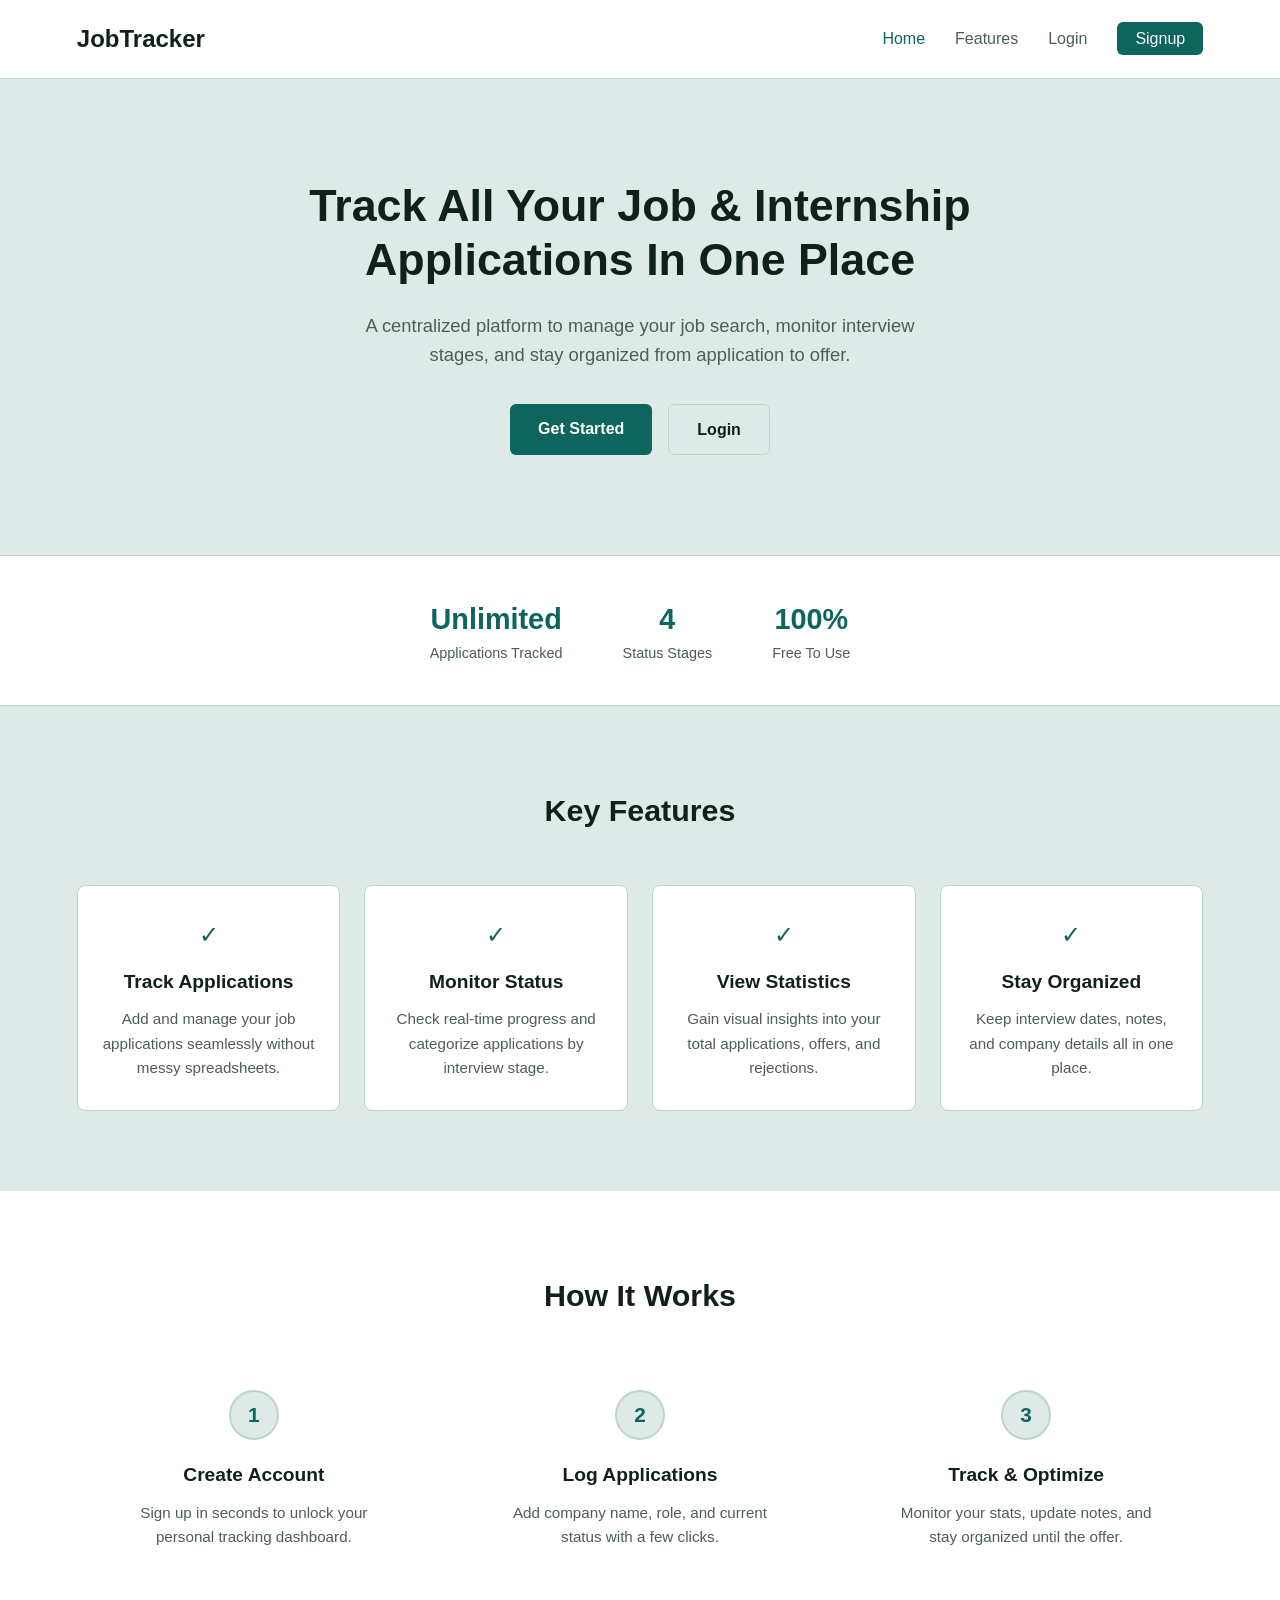
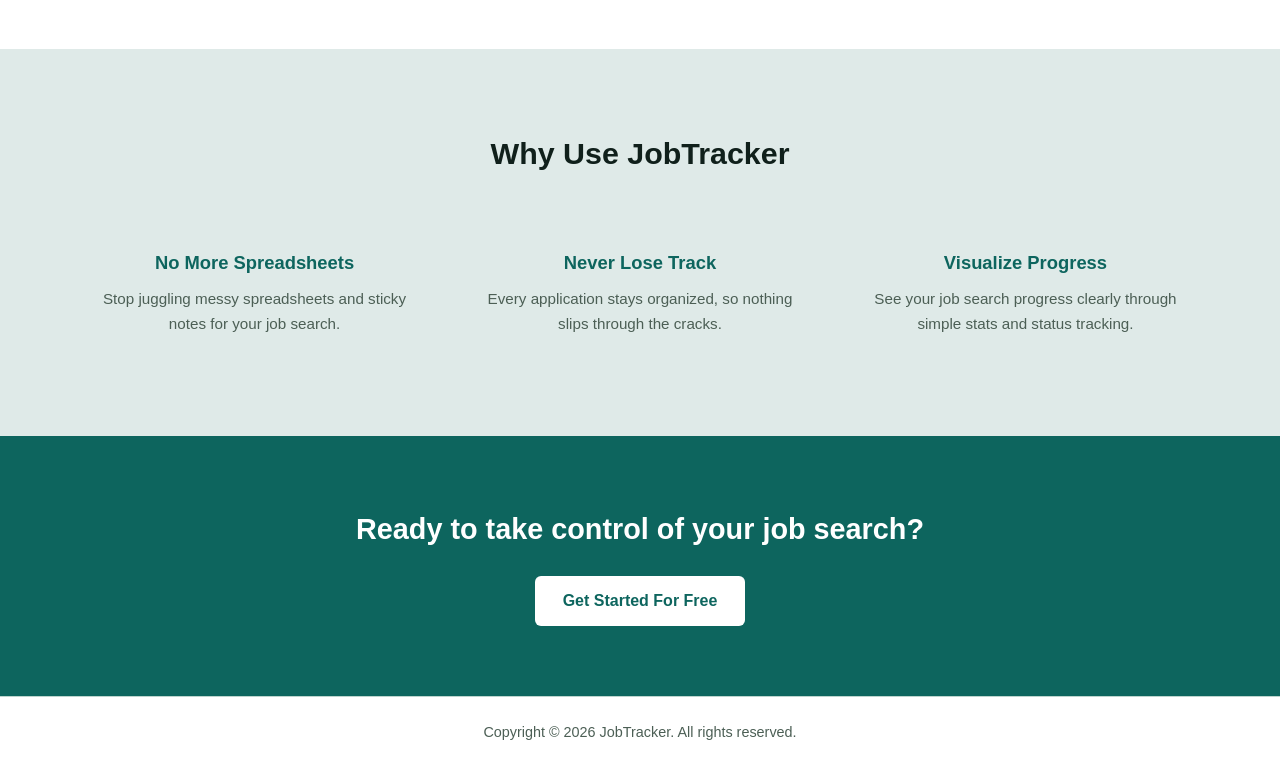
<file: index.html>
<!DOCTYPE html>
<html lang="en">

<head>
    <meta charset="UTF-8">
    <meta name="viewport" content="width=device-width, initial-scale=1.0">
    <title>JobTracker - Track Your Applications</title>
    <script>
        if (localStorage.getItem('theme') === 'dark') {
            document.documentElement.setAttribute('data-theme', 'dark');
        }
    </script>

    <link rel="icon" type="image/svg+xml"
        href="data:image/svg+xml,%3Csvg xmlns='http://www.w3.org/2000/svg' viewBox='0 0 100 100'%3E%3Ccircle cx='50' cy='50' r='45' fill='%230d655e'/%3E%3Cpath d='M30 52 L43 65 L72 35' stroke='white' stroke-width='8' fill='none' stroke-linecap='round' stroke-linejoin='round'/%3E%3C/svg%3E">

    <link rel="stylesheet" href="style.css">
</head>

<body>

    <!-- ===================== NAVBAR ===================== -->
    <header class="navbar">
        <div class="logo">
            <h2>JobTracker</h2>
        </div>
        <nav>
            <ul class="nav-links">
                <li><a href="index.html" class="active">Home</a></li>
                <li><a href="#features">Features</a></li>
                <li><a href="auth.html#login">Login</a></li>
                <li><a href="auth.html#signup" class="btn-signup-nav">Signup</a></li>
            </ul>
        </nav>
    </header>

    <!-- ===================== HERO SECTION ===================== -->
    <section class="hero-section" id="home">
        <div class="hero-content">
            <h1 class="hero-title">Track All Your Job & Internship Applications In One Place</h1>
            <p class="hero-subtitle">A centralized platform to manage your job search, monitor interview stages, and
                stay organized from application to offer.</p>
            <div class="hero-buttons">
                <a href="auth.html#signup" class="btn btn-primary">Get Started</a>
                <a href="auth.html#login" class="btn btn-secondary">Login</a>
            </div>
        </div>
    </section>

    <!-- ===================== STATS / TRUST STRIP ===================== -->
    <section class="stats-strip">
        <div class="stats-strip-item">
            <h3>Unlimited</h3>
            <p>Applications Tracked</p>
        </div>
        <div class="stats-strip-item">
            <h3>4</h3>
            <p>Status Stages</p>
        </div>
        <div class="stats-strip-item">
            <h3>100%</h3>
            <p>Free To Use</p>
        </div>
    </section>

    <!-- ===================== FEATURES SECTION ===================== -->
    <section class="features-section" id="features">
        <h2 class="section-title">Key Features</h2>
        <div class="features-grid">
            <div class="feature-card">
                <div class="feature-icon">✓</div>
                <h3>Track Applications</h3>
                <p>Add and manage your job applications seamlessly without messy spreadsheets.</p>
            </div>
            <div class="feature-card">
                <div class="feature-icon">✓</div>
                <h3>Monitor Status</h3>
                <p>Check real-time progress and categorize applications by interview stage.</p>
            </div>
            <div class="feature-card">
                <div class="feature-icon">✓</div>
                <h3>View Statistics</h3>
                <p>Gain visual insights into your total applications, offers, and rejections.</p>
            </div>
            <div class="feature-card">
                <div class="feature-icon">✓</div>
                <h3>Stay Organized</h3>
                <p>Keep interview dates, notes, and company details all in one place.</p>
            </div>
        </div>
    </section>

    <!-- ===================== HOW IT WORKS SECTION ===================== -->
    <section class="how-it-works">
        <h2 class="section-title">How It Works</h2>
        <div class="steps-grid">
            <div class="step-card">
                <div class="step-number">1</div>
                <h3>Create Account</h3>
                <p>Sign up in seconds to unlock your personal tracking dashboard.</p>
            </div>
            <div class="step-card">
                <div class="step-number">2</div>
                <h3>Log Applications</h3>
                <p>Add company name, role, and current status with a few clicks.</p>
            </div>
            <div class="step-card">
                <div class="step-number">3</div>
                <h3>Track & Optimize</h3>
                <p>Monitor your stats, update notes, and stay organized until the offer.</p>
            </div>
        </div>
    </section>

    <!-- ===================== WHY USE THIS SECTION ===================== -->
    <section class="why-section">
        <h2 class="section-title">Why Use JobTracker</h2>
        <div class="why-grid">
            <div class="why-card">
                <h3>No More Spreadsheets</h3>
                <p>Stop juggling messy spreadsheets and sticky notes for your job search.</p>
            </div>
            <div class="why-card">
                <h3>Never Lose Track</h3>
                <p>Every application stays organized, so nothing slips through the cracks.</p>
            </div>
            <div class="why-card">
                <h3>Visualize Progress</h3>
                <p>See your job search progress clearly through simple stats and status tracking.</p>
            </div>
        </div>
    </section>

    <!-- ===================== CTA BANNER SECTION ===================== -->
    <section class="cta-banner">
        <h2>Ready to take control of your job search?</h2>
        <a href="auth.html#signup" class="btn btn-primary">Get Started For Free</a>
    </section>

    <!-- ===================== FOOTER ===================== -->
    <footer class="footer">
        <p>Copyright © 2026 JobTracker. All rights reserved.</p>
    </footer>

    <script src="script.js"></script>
</body>

</html>
</file>
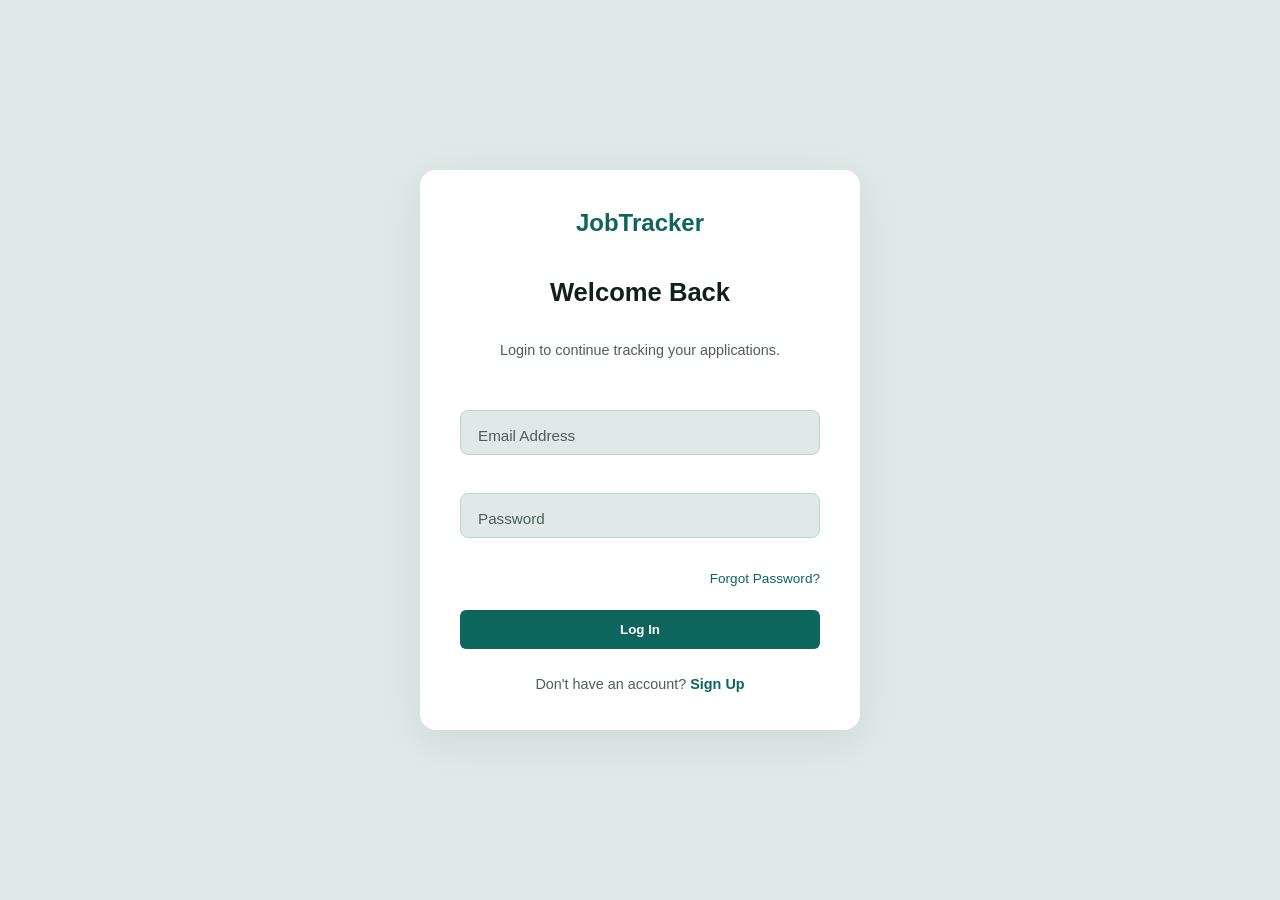
<file: auth.html>
<!DOCTYPE html>
<html lang="en">

<head>
    <meta charset="UTF-8">
    <meta name="viewport" content="width=device-width, initial-scale=1.0">
    <title>JobTracker - Login / Signup</title>

    <script>
        if (localStorage.getItem('theme') === 'dark') {
            document.documentElement.setAttribute('data-theme', 'dark');
        }
    </script>

    <link rel="icon" type="image/svg+xml"
        href="data:image/svg+xml,%3Csvg xmlns='http://www.w3.org/2000/svg' viewBox='0 0 100 100'%3E%3Ccircle cx='50' cy='50' r='45' fill='%230d655e'/%3E%3Cpath d='M30 52 L43 65 L72 35' stroke='white' stroke-width='8' fill='none' stroke-linecap='round' stroke-linejoin='round'/%3E%3C/svg%3E">

    <link rel="stylesheet" href="style.css">
</head>

<body class="auth-page">

    <!-- ===================== AUTH CARD ===================== -->
    <div class="auth-card">

        <div class="auth-logo">
            <h2>JobTracker</h2>
        </div>

        <!-- Login Form -->
        <form class="auth-form" id="login-form" novalidate>
            <h2 class="auth-form-title">Welcome Back</h2>
            <p class="auth-form-subtitle">Login to continue tracking your applications.</p>

            <div class="input-group floating">
                <input type="email" id="login-email" placeholder=" " required>
                <label for="login-email">Email Address</label>
                <span class="error-message" id="login-email-error"></span>
            </div>

            <div class="input-group floating password-wrapper">
                <input type="password" id="login-password" placeholder=" " required>
                <label for="login-password">Password</label>
                <span class="toggle-password" data-target="login-password">👁</span>
                <span class="error-message" id="login-password-error"></span>
            </div>

            <a href="#" class="forgot-password-link">Forgot Password?</a>

            <button type="submit" class="btn btn-primary btn-block">Log In</button>

            <p class="auth-switch-text">Don't have an account? <span class="link-span" id="switch-to-signup">Sign
                    Up</span></p>
        </form>

        <!-- Signup Form -->
        <form class="auth-form hidden" id="signup-form" novalidate>
            <h2 class="auth-form-title">Create Account</h2>
            <p class="auth-form-subtitle">Sign up to start tracking your job search.</p>

            <div class="input-group floating">
                <input type="text" id="signup-name" placeholder=" " required>
                <label for="signup-name">Full Name</label>
                <span class="error-message" id="signup-name-error"></span>
            </div>

            <div class="input-group floating">
                <input type="email" id="signup-email" placeholder=" " required>
                <label for="signup-email">Email Address</label>
                <span class="error-message" id="signup-email-error"></span>
            </div>

            <div class="input-group floating password-wrapper">
                <input type="password" id="signup-password" placeholder=" " required>
                <label for="signup-password">Password</label>
                <span class="toggle-password" data-target="signup-password">👁</span>
                <span class="error-message" id="signup-password-error"></span>
            </div>

            <div class="input-group floating password-wrapper">
                <input type="password" id="signup-confirm" placeholder=" " required>
                <label for="signup-confirm">Confirm Password</label>
                <span class="toggle-password" data-target="signup-confirm">👁</span>
                <span class="error-message" id="signup-confirm-error"></span>
            </div>

            <button type="submit" class="btn btn-primary btn-block">Create Account</button>

            <p class="auth-switch-text">Already have an account? <span class="link-span"
                    id="switch-to-login">Login</span></p>
        </form>

    </div>

    <script src="script.js"></script>
</body>

</html>
</file>
<file: style.css>
/* ==========================================================================
   01. GLOBAL RESET & THEME VARIABLES
   ========================================================================== */
* {
    margin: 0;
    padding: 0;
    box-sizing: border-box;
    font-family: 'Segoe UI', Tahoma, Geneva, Verdana, sans-serif;
}

:root {
    --bg-color: #dfeae8;
    --card-bg: #ffffff;
    --text-main: #10201b;
    --text-muted: #4c5f55;
    --accent-color: #0d655e;
    --accent-hover: #0a4f49;
    --border-color: #bdd4cd;
}

body {
    background-color: var(--bg-color);
    color: var(--text-main);
    line-height: 1.6;
    scroll-behavior: smooth;
}

a {
    text-decoration: none;
}

ul {
    list-style: none;
}


/* ==========================================================================
   02. REUSABLE BUTTON COMPONENTS
   ========================================================================== */
.btn {
    display: inline-block;
    font-weight: 600;
    padding: 12px 28px;
    border-radius: 6px;
    transition: all 0.2s ease;
}

.btn-primary {
    background-color: var(--accent-color);
    color: #fff;
}

.btn-primary:hover {
    background-color: var(--accent-hover);
    transform: translateY(-1px);
}

.btn-secondary {
    background-color: transparent;
    color: var(--text-main);
    border: 1px solid var(--border-color);
}

.btn-secondary:hover {
    background-color: var(--card-bg);
    border-color: var(--text-muted);
}


/* ==========================================================================
   03. NAVBAR
   ========================================================================== */
.navbar {
    display: flex;
    justify-content: space-between;
    align-items: center;
    padding: 20px 6%;
    background-color: var(--card-bg);
    border-bottom: 1px solid var(--border-color);
    position: sticky;
    top: 0;
    z-index: 100;
}

.logo h2 {
    color: var(--text-main);
    font-weight: 700;
}

.nav-links {
    display: flex;
    align-items: center;
    gap: 30px;
}

.nav-links a {
    color: var(--text-muted);
    font-weight: 500;
    transition: color 0.3s ease;
}

.nav-links a:hover,
.nav-links a.active {
    color: var(--accent-color);
}

.nav-links .btn-signup-nav {
    color: #fff;
    background-color: var(--accent-color);
    padding: 8px 18px;
    border-radius: 6px;
}

.nav-links .btn-signup-nav:hover {
    background-color: var(--accent-hover);
}


/* ==========================================================================
   04. HERO SECTION
   ========================================================================== */
.hero-section {
    display: flex;
    justify-content: center;
    align-items: center;
    text-align: center;
    padding: 100px 20px;
}

.hero-content {
    max-width: 750px;
    display: flex;
    flex-direction: column;
    align-items: center;
    gap: 24px;
}

.hero-title {
    font-size: 2.8rem;
    font-weight: 800;
    line-height: 1.2;
}

.hero-subtitle {
    font-size: 1.15rem;
    color: var(--text-muted);
    max-width: 600px;
}

.hero-buttons {
    display: flex;
    gap: 16px;
    margin-top: 10px;
}


/* ==========================================================================
   05. STATS / TRUST STRIP
   ========================================================================== */
.stats-strip {
    display: flex;
    justify-content: center;
    gap: 60px;
    flex-wrap: wrap;
    padding: 40px 20px;
    background-color: var(--card-bg);
    border-top: 1px solid var(--border-color);
    border-bottom: 1px solid var(--border-color);
}

.stats-strip-item {
    text-align: center;
}

.stats-strip-item h3 {
    font-size: 1.8rem;
    color: var(--accent-color);
    font-weight: 700;
}

.stats-strip-item p {
    color: var(--text-muted);
    font-size: 0.9rem;
}


/* ==========================================================================
   06. FEATURES SECTION
   ========================================================================== */
.features-section {
    padding: 80px 6%;
}

.section-title {
    text-align: center;
    font-size: 1.9rem;
    font-weight: 700;
    margin-bottom: 50px;
}

.features-grid {
    display: grid;
    grid-template-columns: repeat(auto-fit, minmax(230px, 1fr));
    gap: 24px;
}

.feature-card {
    background-color: var(--card-bg);
    border: 1px solid var(--border-color);
    padding: 30px 24px;
    border-radius: 8px;
    text-align: center;
    transition: transform 0.3s ease, box-shadow 0.3s ease;
}

.feature-card:hover {
    transform: translateY(-4px);
    box-shadow: 0 4px 16px rgba(0, 0, 0, 0.06);
}

.feature-icon {
    color: var(--accent-color);
    font-size: 1.5rem;
    margin-bottom: 12px;
}

.feature-card h3 {
    font-size: 1.2rem;
    margin-bottom: 10px;
    font-weight: 600;
}

.feature-card p {
    color: var(--text-muted);
    font-size: 0.95rem;
}


/* ==========================================================================
   07. HOW IT WORKS SECTION
   ========================================================================== */
.how-it-works {
    padding: 80px 6%;
    text-align: center;
    background-color: var(--card-bg);
}

.steps-grid {
    display: grid;
    grid-template-columns: repeat(auto-fit, minmax(260px, 1fr));
    gap: 32px;
    margin-top: 20px;
}

.step-card {
    display: flex;
    flex-direction: column;
    align-items: center;
    padding: 20px;
}

.step-number {
    background-color: var(--bg-color);
    color: var(--accent-color);
    border: 2px solid var(--border-color);
    width: 50px;
    height: 50px;
    border-radius: 50%;
    display: flex;
    justify-content: center;
    align-items: center;
    font-size: 1.3rem;
    font-weight: 700;
    margin-bottom: 20px;
}

.step-card h3 {
    font-size: 1.2rem;
    margin-bottom: 10px;
    font-weight: 600;
}

.step-card p {
    color: var(--text-muted);
    font-size: 0.95rem;
    max-width: 280px;
}


/* ==========================================================================
   08. WHY USE THIS SECTION
   ========================================================================== */
.why-section {
    padding: 80px 6%;
    text-align: center;
}

.why-grid {
    display: grid;
    grid-template-columns: repeat(auto-fit, minmax(250px, 1fr));
    gap: 30px;
    margin-top: 20px;
}

.why-card {
    padding: 20px;
}

.why-card h3 {
    font-size: 1.15rem;
    font-weight: 600;
    margin-bottom: 10px;
    color: var(--accent-color);
}

.why-card p {
    color: var(--text-muted);
    font-size: 0.95rem;
}


/* ==========================================================================
   09. CTA BANNER SECTION
   ========================================================================== */
.cta-banner {
    background-color: var(--accent-color);
    color: #fff;
    text-align: center;
    padding: 70px 20px;
    display: flex;
    flex-direction: column;
    align-items: center;
    gap: 24px;
}

.cta-banner h2 {
    font-size: 1.8rem;
    font-weight: 700;
    max-width: 600px;
}

.cta-banner .btn-primary {
    background-color: #fff;
    color: var(--accent-color);
}

.cta-banner .btn-primary:hover {
    background-color: var(--bg-color);
}


/* ==========================================================================
   10. FOOTER
   ========================================================================== */
.footer {
    text-align: center;
    padding: 24px;
    background-color: var(--card-bg);
    border-top: 1px solid var(--border-color);
    color: var(--text-muted);
    font-size: 0.9rem;
}


/* ==========================================================================
   11. RESPONSIVE MEDIA QUERIES
   ========================================================================== */
@media (max-width: 768px) {
    .hero-title {
        font-size: 2.1rem;
    }

    .navbar {
        padding: 16px 5%;
        flex-direction: row;
    }

    .nav-links {
        gap: 14px;
    }

    .stats-strip {
        gap: 30px;
    }
}

@media (max-width: 480px) {
    .nav-links {
        gap: 10px;
        font-size: 0.85rem;
    }

    .hero-section {
        padding: 70px 16px;
    }

    .cta-banner h2 {
        font-size: 1.4rem;
    }
}


/* ==========================================================================
   12. AUTHENTICATION PAGE STYLES (auth.html)
   ========================================================================== */

/* Page wrapper - centers the auth card on screen */
.auth-page {
    display: flex;
    justify-content: center;
    align-items: center;
    min-height: 100vh;
    padding: 20px;
}

/* Main auth card - single panel, fixed height so it doesn't jump between forms */
.auth-card {
    width: 100%;
    max-width: 440px;
    min-height: 560px;
    background-color: var(--card-bg);
    border-radius: 16px;
    box-shadow: 0 10px 40px rgba(0, 0, 0, 0.08);
    padding: 25px 40px;
    display: flex;
    flex-direction: column;
    justify-content: center;
}

/* Logo at top of card */
.auth-logo {
    text-align: center;
    margin-bottom: 30px;
}

.auth-logo h2 {
    color: var(--accent-color);
    font-weight: 700;
}

/* Form title + subtitle */
.auth-form-title {
    font-size: 1.6rem;
    font-weight: 700;
    margin-bottom: 6px;
    text-align: center;
}

.auth-form-subtitle {
    font-size: 0.9rem;
    color: var(--text-muted);
    text-align: center;
    margin-bottom: 28px;
}

/* Form layout */
.auth-form {
    display: flex;
    flex-direction: column;
    gap: 20px;
}

.auth-form.hidden {
    display: none;
}

/* ---------------- FLOATING LABEL INPUTS ---------------- */
.input-group.floating {
    position: relative;
}

.input-group.floating input {
    width: 100%;
    background-color: var(--bg-color);
    border: 1px solid var(--border-color);
    color: var(--text-main);
    padding: 16px 14px 10px 14px;
    border-radius: 8px;
    font-size: 0.95rem;
}

.input-group.floating input:focus {
    outline: none;
    border-color: var(--accent-color);
}

.input-group.floating label {
    position: absolute;
    left: 14px;
    top: 14px;
    font-size: 0.95rem;
    color: var(--text-muted);
    pointer-events: none;
    transition: all 0.15s ease;
    background-color: var(--bg-color);
    padding: 0 4px;
    border-radius: 4px;
}

/* Float the label up when input is focused or already filled */
.input-group.floating input:focus + label,
.input-group.floating input:not(:placeholder-shown) + label {
    top: -8px;
    left: 10px;
    font-size: 0.75rem;
    color: var(--accent-color);
}

/* Password field needs extra right padding for the eye icon */
.password-wrapper input {
    padding-right: 40px;
}

/* Eye icon - hidden by default, only shown once user types something */
.toggle-password {
    position: absolute;
    right: 12px;
    top: 14px;
    cursor: pointer;
    font-size: 0.95rem;
    color: var(--text-muted);
    user-select: none;
    opacity: 0;
    visibility: hidden;
    transition: opacity 0.15s ease;
}

.toggle-password.visible {
    opacity: 1;
    visibility: visible;
}

/* Forgot password link */
.forgot-password-link {
    align-self: flex-end;
    font-size: 0.85rem;
    color: var(--accent-color);
    margin-top: -8px;
}

.forgot-password-link:hover {
    text-decoration: underline;
}

/* Full-width button utility (used in auth forms) */
.btn-block {
    width: 100%;
    text-align: center;
    border: none;
    cursor: pointer;
}

/* Switch link text at bottom of forms */
.auth-switch-text {
    text-align: center;
    font-size: 0.9rem;
    color: var(--text-muted);
    margin-top: 4px;
}

.link-span {
    color: var(--accent-color);
    font-weight: 600;
    cursor: pointer;
}

.link-span:hover {
    text-decoration: underline;
}

/* ---------------- RESPONSIVE ---------------- */
@media (max-width: 480px) {
    .auth-card {
        padding: 40px 24px;
        min-height: 0;
    }
}



/* ==========================================================================
   13. DASHBOARD PAGE STYLES (dashboard.html)
   ========================================================================== */

/* ---------------- 13.1 PAGE LAYOUT ---------------- */
.dashboard-page {
    display: flex;
    min-height: 100vh;
}

.hidden {
    display: none !important;
}


/* ---------------- 13.2 SIDEBAR ---------------- */
.sidebar {
    width: 260px;
    background-color: var(--card-bg);
    border-right: 1px solid var(--border-color);
    display: flex;
    flex-direction: column;
    padding: 24px 16px;
    position: fixed;
    top: 0;
    bottom: 0;
    left: 0;
    z-index: 100;
    transition: width 0.2s ease;
}

/* Top row: collapse button + logo */
.sidebar-top {
    display: flex;
    align-items: center;
    gap: 14px;
    margin-bottom: 24px;
    padding: 0 6px;
}

.collapse-btn {
    background: transparent;
    border: none;
    font-size: 1.1rem;
    color: var(--text-muted);
    cursor: pointer;
    flex-shrink: 0;
}

.collapse-btn:hover {
    color: var(--accent-color);
}

.sidebar-brand h2 {
    font-size: 1.3rem;
    color: var(--accent-color);
    font-weight: 700;
    white-space: nowrap;
}

/* User profile block */
.sidebar-profile {
    display: flex;
    align-items: center;
    gap: 12px;
    padding: 14px 6px;
    margin-bottom: 20px;
    border-bottom: 1px solid var(--border-color);
}

.sidebar-avatar {
    width: 42px;
    height: 42px;
    border-radius: 50%;
    flex-shrink: 0;
    object-fit: cover;
}

.sidebar-profile-info {
    overflow: hidden;
    white-space: nowrap;
}

.sidebar-username {
    font-size: 0.9rem;
    font-weight: 600;
    color: var(--text-main);
}

.sidebar-useremail {
    font-size: 0.78rem;
    color: var(--text-muted);
}

/* Navigation links */
.sidebar-menu {
    flex: 1;
}

.sidebar-menu ul {
    display: flex;
    flex-direction: column;
    gap: 6px;
    list-style: none;
}

.sidebar-link {
    display: flex;
    align-items: center;
    gap: 14px;
    text-decoration: none;
    color: var(--text-muted);
    padding: 12px 10px;
    border-radius: 8px;
    font-weight: 600;
    font-size: 0.92rem;
    white-space: nowrap;
    transition: all 0.2s ease;
}

.sidebar-link i {
    font-size: 1rem;
    width: 20px;
    text-align: center;
    flex-shrink: 0;
}

.sidebar-link:hover {
    background-color: var(--bg-color);
    color: var(--accent-color);
}

.sidebar-link.active {
    background-color: var(--bg-color);
    color: var(--accent-color);
}

.sidebar-bottom {
    border-top: 1px solid var(--border-color);
    padding-top: 12px;
}

.logout-link:hover {
    color: #ea5455;
    background-color: rgba(234, 84, 85, 0.08);
}

/* ---------------- 13.2.1 SIDEBAR COLLAPSED STATE ---------------- */
.sidebar.collapsed {
    width: 78px;
}

.sidebar.collapsed .sidebar-brand,
.sidebar.collapsed .sidebar-profile-info,
.sidebar.collapsed .sidebar-link span {
    display: none;
}

.sidebar.collapsed .sidebar-profile {
    justify-content: center;
}

.sidebar.collapsed .sidebar-link {
    justify-content: center;
}

/* Push main content when sidebar is collapsed */
.sidebar.collapsed ~ .dashboard-main {
    margin-left: 78px;
}


/* ---------------- 13.3 MAIN CONTENT AREA ---------------- */
.dashboard-main {
    flex: 1;
    margin-left: 260px;
    padding: 36px 40px;
    display: flex;
    flex-direction: column;
    transition: margin-left 0.2s ease;
}

.dashboard-header h1 {
    font-size: 1.8rem;
    font-weight: 700;
}

.date-text {
    color: var(--text-muted);
    font-size: 0.92rem;
    margin-top: 4px;
}

.view-section {
    display: flex;
    flex-direction: column;
    gap: 28px;
}


/* ---------------- 13.4 STATS CARDS ---------------- */
.stats-container {
    display: grid;
    grid-template-columns: repeat(auto-fit, minmax(220px, 1fr));
    gap: 20px;
}

.stat-card {
    background-color: var(--card-bg);
    border: 1px solid var(--border-color);
    border-radius: 12px;
    padding: 20px;
    display: flex;
    align-items: center;
    gap: 16px;
    transition: transform 0.2s ease, box-shadow 0.2s ease;
}

.stat-card:hover {
    transform: translateY(-3px);
    box-shadow: 0 6px 18px rgba(0, 0, 0, 0.06);
}

.stat-icon-badge {
    width: 50px;
    height: 50px;
    border-radius: 12px;
    display: flex;
    align-items: center;
    justify-content: center;
    font-size: 1.2rem;
    flex-shrink: 0;
}

.badge-total {
    background-color: rgba(15, 118, 110, 0.12);
    color: var(--accent-color);
}

.badge-interview {
    background-color: rgba(255, 159, 67, 0.15);
    color: #ff9f43;
}

.badge-offered {
    background-color: rgba(40, 199, 111, 0.15);
    color: #28c76f;
}

.badge-rejected {
    background-color: rgba(234, 84, 85, 0.15);
    color: #ea5455;
}

.stat-info {
    display: flex;
    flex-direction: column;
    gap: 2px;
}

.stat-value {
    font-size: 1.6rem;
    font-weight: 700;
}

.stat-title {
    font-size: 0.82rem;
    color: var(--text-muted);
    font-weight: 600;
}


/* ---------------- 13.5 SEARCH & FILTER BAR ---------------- */
.filter-utility-bar {
    display: flex;
    justify-content: space-between;
    gap: 20px;
}

.search-box {
    flex: 1;
    max-width: 380px;
    position: relative;
}

.search-icon {
    position: absolute;
    left: 14px;
    top: 50%;
    transform: translateY(-50%);
    color: var(--text-muted);
    font-size: 0.9rem;
}

.search-box input {
    width: 100%;
    background-color: var(--card-bg);
    border: 1px solid var(--border-color);
    color: var(--text-main);
    padding: 11px 14px 11px 38px;
    border-radius: 8px;
    font-size: 0.92rem;
}

.filter-box {
    position: relative;
}

.filter-icon {
    position: absolute;
    left: 14px;
    top: 50%;
    transform: translateY(-50%);
    color: var(--text-muted);
    font-size: 0.85rem;
    pointer-events: none;
}

.filter-box select {
    background-color: var(--card-bg);
    border: 1px solid var(--border-color);
    color: var(--text-main);
    padding: 11px 16px 11px 36px;
    border-radius: 8px;
    font-size: 0.92rem;
    cursor: pointer;
}

.search-box input:focus,
.filter-box select:focus {
    outline: none;
    border-color: var(--accent-color);
}


/* ---------------- 13.6 APPLICATIONS GRID & JOB CARDS ---------------- */
.cards-grid {
    display: grid;
    grid-template-columns: repeat(auto-fill, minmax(300px, 1fr));
    gap: 22px;
}

.job-card {
    background-color: var(--card-bg);
    border: 1px solid var(--border-color);
    border-radius: 12px;
    padding: 22px;
    display: flex;
    flex-direction: column;
    gap: 14px;
    position: relative;
    overflow: hidden;
    transition: transform 0.2s ease, box-shadow 0.2s ease;
}

.job-card:hover {
    transform: translateY(-3px);
    box-shadow: 0 8px 20px rgba(0, 0, 0, 0.06);
}

/* Colored strip on the left edge of each card, matching its status */
.card-status-strip {
    position: absolute;
    left: 0;
    top: 0;
    bottom: 0;
    width: 4px;
}

.strip-applied { background-color: var(--accent-color); }
.strip-interview { background-color: #ff9f43; }
.strip-offered { background-color: #28c76f; }
.strip-rejected { background-color: #ea5455; }

.card-header {
    display: flex;
    justify-content: space-between;
    align-items: flex-start;
}

.card-header h3 {
    font-size: 1.15rem;
    font-weight: 700;
}

.role-title {
    font-size: 0.88rem;
    color: var(--text-muted);
    margin-top: 2px;
}

/* Status pill badges */
.badge {
    font-size: 0.7rem;
    font-weight: 700;
    padding: 4px 12px;
    border-radius: 20px;
    text-transform: uppercase;
    white-space: nowrap;
}

.badge-applied { background-color: rgba(15, 118, 110, 0.12); color: var(--accent-color); }
.badge-interview { background-color: rgba(255, 159, 67, 0.15); color: #ff9f43; }
.badge-offered { background-color: rgba(40, 199, 111, 0.15); color: #28c76f; }
.badge-rejected { background-color: rgba(234, 84, 85, 0.15); color: #ea5455; }

.card-date {
    font-size: 0.8rem;
    color: var(--text-muted);
    display: flex;
    align-items: center;
    gap: 6px;
}

.card-notes {
    font-size: 0.88rem;
    color: var(--text-main);
    line-height: 1.5;
    flex: 1;
    display: -webkit-box;
    -webkit-line-clamp: 2;
    -webkit-box-orient: vertical;
    overflow: hidden;
}

.card-actions {
    display: flex;
    justify-content: flex-end;
    gap: 18px;
    border-top: 1px solid var(--border-color);
    padding-top: 12px;
}

.card-actions a {
    text-decoration: none;
    font-size: 0.82rem;
    font-weight: 600;
    display: flex;
    align-items: center;
    gap: 6px;
    transition: color 0.2s ease;
}

.action-edit { color: var(--text-muted); }
.action-edit:hover { color: var(--accent-color); }

.action-delete { color: var(--text-muted); }
.action-delete:hover { color: #ea5455; }


/* ---------------- 13.7 EMPTY STATE ---------------- */
.empty-state {
    text-align: center;
    padding: 60px 20px;
    display: flex;
    flex-direction: column;
    align-items: center;
    gap: 12px;
}

.empty-state-icon {
    font-size: 2.8rem;
    color: var(--border-color);
    margin-bottom: 8px;
}

.empty-state h3 {
    font-size: 1.2rem;
    font-weight: 700;
}

.empty-state p {
    color: var(--text-muted);
    font-size: 0.92rem;
    max-width: 320px;
}


/* ---------------- 13.8 SETTINGS VIEW ---------------- */
.settings-card {
    background-color: var(--card-bg);
    border: 1px solid var(--border-color);
    border-radius: 12px;
    padding: 28px;
    display: flex;
    flex-direction: column;
    gap: 18px;
    max-width: 700px;
}

.settings-card h3 {
    font-size: 1.1rem;
    font-weight: 700;
    display: flex;
    align-items: center;
    gap: 10px;
}

.settings-card h3 i {
    color: var(--accent-color);
}

.settings-desc {
    color: var(--text-muted);
    font-size: 0.9rem;
}

/* Profile picture row */
.profile-pic-row {
    display: flex;
    align-items: center;
    gap: 18px;
}

.settings-avatar {
    width: 70px;
    height: 70px;
    border-radius: 50%;
    object-fit: cover;
    border: 2px solid var(--border-color);
}

/* Settings forms (reuses .input-group from auth styles) */
.settings-form {
    display: flex;
    flex-direction: column;
    gap: 16px;
}

.settings-form .input-group input {
    width: 100%;
    background-color: var(--bg-color);
    border: 1px solid var(--border-color);
    color: var(--text-main);
    padding: 11px 14px;
    border-radius: 8px;
    font-size: 0.92rem;
}

.settings-form .input-group input:focus {
    outline: none;
    border-color: var(--accent-color);
}

.settings-form .input-group input[readonly] {
    background-color: var(--border-color);
    color: var(--text-muted);
    cursor: not-allowed;
}

.settings-form .input-group label {
    font-size: 0.85rem;
    font-weight: 600;
    color: var(--text-muted);
    margin-bottom: 6px;
    display: block;
}

/* Settings row (used in Appearance section) */
.settings-row {
    display: flex;
    justify-content: space-between;
    align-items: center;
    gap: 20px;
}

.settings-row h4 {
    font-size: 0.98rem;
    font-weight: 600;
}

.settings-subtext {
    font-size: 0.82rem;
    color: var(--text-muted);
    margin-top: 2px;
}

/* Danger zone panel */
.panel-danger-zone {
    border-color: rgba(234, 84, 85, 0.25);
}

.panel-danger-zone h3 i {
    color: #ea5455;
}


/* ---------------- 13.9 EXTRA BUTTON VARIANTS ---------------- */
.btn-sm {
    padding: 8px 16px;
    font-size: 0.85rem;
    border: 1px solid var(--border-color);
    cursor: pointer;
}

.btn-sm-block {
    align-self: flex-start;
    padding: 10px 22px;
    font-size: 0.9rem;
    border: none;
    cursor: pointer;
}

.btn-danger {
    background-color: rgba(234, 84, 85, 0.1);
    color: #ea5455;
    border: 1px solid rgba(234, 84, 85, 0.3);
    padding: 10px 18px;
    border-radius: 6px;
    font-weight: 600;
    font-size: 0.9rem;
    cursor: pointer;
    display: inline-flex;
    align-items: center;
    gap: 8px;
}

.btn-danger:hover {
    background-color: rgba(234, 84, 85, 0.18);
}


/* ---------------- 13.10 THEME TOGGLE SWITCH ---------------- */
.theme-switch {
    position: relative;
    display: inline-block;
    width: 48px;
    height: 26px;
    flex-shrink: 0;
}

.theme-switch input {
    opacity: 0;
    width: 0;
    height: 0;
}

.theme-slider {
    position: absolute;
    cursor: pointer;
    top: 0;
    left: 0;
    right: 0;
    bottom: 0;
    background-color: var(--border-color);
    border-radius: 26px;
    transition: background-color 0.2s ease;
}

.theme-slider::before {
    content: "";
    position: absolute;
    width: 20px;
    height: 20px;
    left: 3px;
    bottom: 3px;
    background-color: #fff;
    border-radius: 50%;
    transition: transform 0.2s ease;
}

.theme-switch input:checked + .theme-slider {
    background-color: var(--accent-color);
}

.theme-switch input:checked + .theme-slider::before {
    transform: translateX(22px);
}


/* ---------------- 13.12 MOBILE TOPBAR & DRAWER BACKDROP ---------------- */

/* Hidden by default on desktop/tablet */
.mobile-topbar {
    display: none;
}

.sidebar-backdrop {
    display: none;
}



/* ---------------- 13.11 RESPONSIVE ---------------- */
@media (max-width: 992px) {
    .sidebar {
        width: 78px;
    }
    .sidebar-brand,
    .sidebar-profile-info,
    .sidebar-link span {
        display: none;
    }
    .sidebar-profile {
        justify-content: center;
    }
    .sidebar-link {
        justify-content: center;
    }
    .dashboard-main {
        margin-left: 78px;
    }
    .sidebar.collapsed {
        width: 260px;
    }
    .sidebar.collapsed .sidebar-brand,
    .sidebar.collapsed .sidebar-profile-info,
    .sidebar.collapsed .sidebar-link span {
        display: block;
    }
    .sidebar.collapsed .sidebar-profile,
    .sidebar.collapsed .sidebar-link {
        justify-content: flex-start;
    }
    .sidebar.collapsed ~ .dashboard-main {
        margin-left: 260px;
    }
}

@media (max-width: 576px) {

    /* Show the mobile topbar */
    .mobile-topbar {
        display: flex;
        align-items: center;
        gap: 16px;
        padding: 16px 20px;
        background-color: var(--card-bg);
        border-bottom: 1px solid var(--border-color);
        position: sticky;
        top: 0;
        z-index: 50;
    }

    .mobile-menu-btn {
        background: transparent;
        border: none;
        font-size: 1.2rem;
        color: var(--text-main);
        cursor: pointer;
    }

    .mobile-logo {
        font-size: 1.1rem;
        color: var(--accent-color);
        font-weight: 700;
    }

    /* Sidebar becomes an off-canvas drawer, hidden off-screen by default */
    .sidebar {
        position: fixed;
        top: 0;
        left: 0;
        height: 100vh;
        width: 260px;
        transform: translateX(-100%);
        transition: transform 0.3s ease;
        z-index: 200;
    }

    /* Drawer slides into view when open */
    .sidebar.mobile-open {
        transform: translateX(0);
    }

    /* Backdrop appears behind the drawer when open */
    .sidebar-backdrop.active {
        display: block;
        position: fixed;
        top: 0;
        left: 0;
        right: 0;
        bottom: 0;
        background-color: rgba(0, 0, 0, 0.4);
        z-index: 150;
    }

    /* Main content takes full width, no sidebar margin needed since drawer floats above */
    .dashboard-main {
        margin-left: 0;
        padding: 20px;
    }

    .filter-utility-bar {
        flex-direction: column;
    }

    .search-box {
        max-width: 100%;
    }
}





/* ==========================================================================
   14. DARK THEME OVERRIDES
   ========================================================================== */

[data-theme="dark"] {
    --bg-color: #0e1716;
    --card-bg: #16201f;
    --text-main: #eaf3f1;
    --text-muted: #84978f;
    --accent-color: #2dd4bf;
    --accent-hover: #22b8a5;
    --border-color: #243430;
}




/* ==========================================================================
   15. APPLICATION FORM PAGE STYLES (form.html)
   ========================================================================== */


/* Main form card */
.form-card {
    width: 100%;
    max-width: 680px;
    background-color: var(--card-bg);
    border-radius: 16px;
    box-shadow: 0 10px 40px rgba(0, 0, 0, 0.08);
    padding: 50px 45px;
    display: flex;
    flex-direction: column;
    gap: 28px;
}

/* Header */
.form-header h2 {
    font-size: 1.6rem;
    font-weight: 700;
    margin-bottom: 6px;
}

.form-header p {
    color: var(--text-muted);
    font-size: 0.92rem;
}

/* Form layout */
.app-form {
    display: flex;
    flex-direction: column;
    gap: 22px;
}

/* Two-column row wrapper */
.form-row {
    display: flex;
    gap: 20px;
}

.form-row .input-group {
    flex: 1;
}

/* ---------------- FLOATING LABEL SUPPORT FOR SELECT & TEXTAREA ---------------- */
/* (Base floating label rules for <input> already exist in Section 12 and apply globally) */

.input-group.floating select,
.input-group.floating textarea {
    width: 100%;
    background-color: var(--bg-color);
    border: 1px solid var(--border-color);
    color: var(--text-main);
    padding: 16px 14px 10px 14px;
    border-radius: 8px;
    font-size: 0.95rem;
    cursor: pointer;
    font-family: inherit;
}

.input-group.floating textarea {
    cursor: text;
    resize: vertical;
}

.input-group.floating select:focus,
.input-group.floating textarea:focus {
    outline: none;
    border-color: var(--accent-color);
}

/* Float label up for textarea when filled (same placeholder-shown logic as input) */
.input-group.floating textarea:focus + label,
.input-group.floating textarea:not(:placeholder-shown) + label {
    top: -8px;
    left: 10px;
    font-size: 0.75rem;
    color: var(--accent-color);
}

/* Float label up for select when a valid option is chosen, or while focused */
.input-group.floating select:focus + label,
.input-group.floating select:valid + label {
    top: -8px;
    left: 10px;
    font-size: 0.75rem;
    color: var(--accent-color);
}

/* Optional text inside labels (e.g. "Salary (Optional)") */
.optional-text {
    font-size: 0.78rem;
    color: var(--text-muted);
    font-weight: normal;
}

/* ---------------- FORM ACTIONS ---------------- */
.form-actions {
    display: flex;
    justify-content: flex-end;
    gap: 16px;
    margin-top: 8px;
    border-top: 1px solid var(--border-color);
    padding-top: 24px;
}

.form-actions .btn {
    border: none;
    cursor: pointer;
    display: inline-flex;
    align-items: center;
    gap: 8px;
}

/* ---------------- RESPONSIVE ---------------- */
@media (max-width: 576px) {
    .form-card {
        padding: 36px 26px;
    }

    .form-row {
        flex-direction: column;
        gap: 22px;
    }
}



/* ==========================================================================
   16. FORM VALIDATION STYLES (Shared across auth, settings, application form)
   ========================================================================== */

/* Error message text below each field */
.error-message {
    display: block;
    color: #ea5455;
    font-size: 0.78rem;
    margin-top: 4px;
    min-height: 14px;
}

/* Red border on the input/select/textarea when its field has an error */
.input-group.has-error input,
.input-group.has-error select,
.input-group.has-error textarea {
    border-color: #ea5455 !important;
}




/* ==========================================================================
   17. 404 ERROR PAGE STYLES (404.html)
   ========================================================================== */

.error-page {
    display: flex;
    justify-content: center;
    align-items: center;
    min-height: 100vh;
    padding: 20px;
    text-align: center;
}

.error-card {
    display: flex;
    flex-direction: column;
    align-items: center;
    gap: 16px;
    max-width: 420px;
}

.error-code {
    font-size: 5rem;
    font-weight: 800;
    color: var(--accent-color);
    line-height: 1;
}

.error-title {
    font-size: 1.5rem;
    font-weight: 700;
}

.error-text {
    color: var(--text-muted);
    font-size: 0.95rem;
    margin-bottom: 8px;
}
</file>
